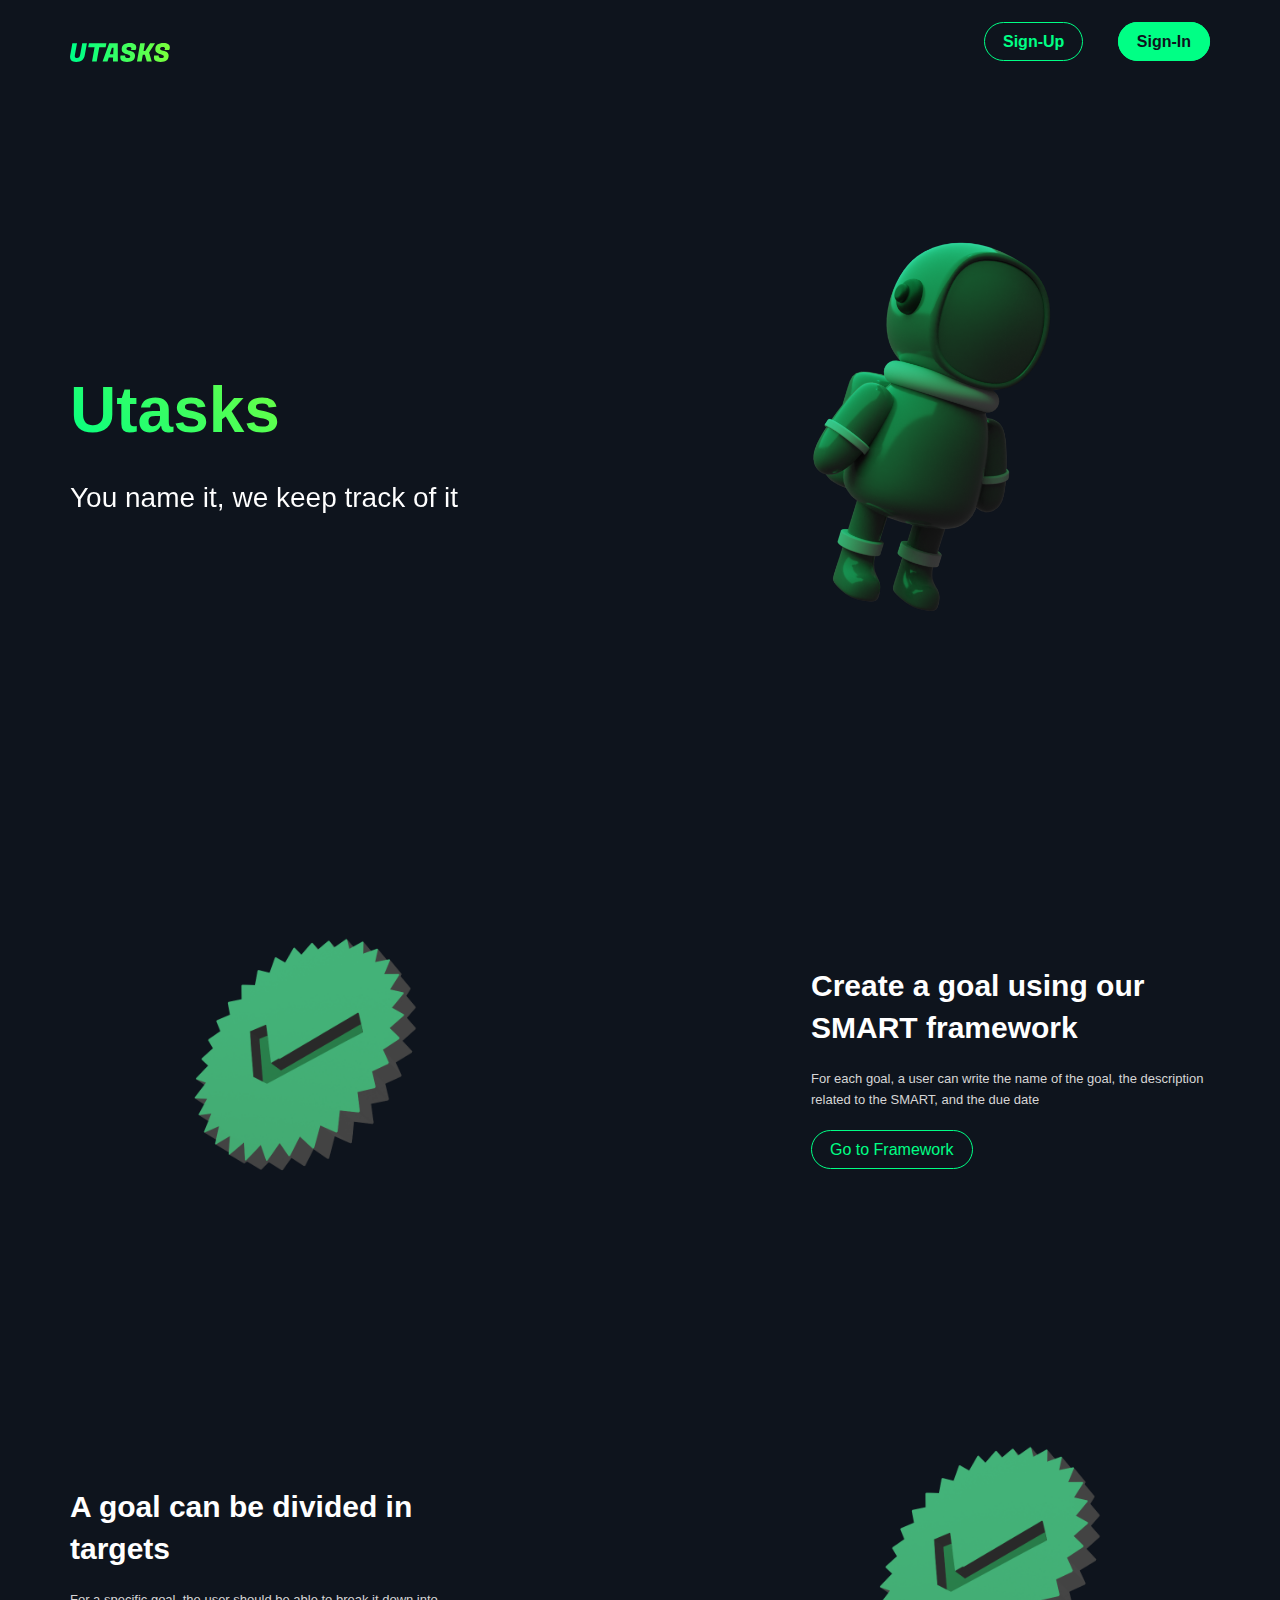
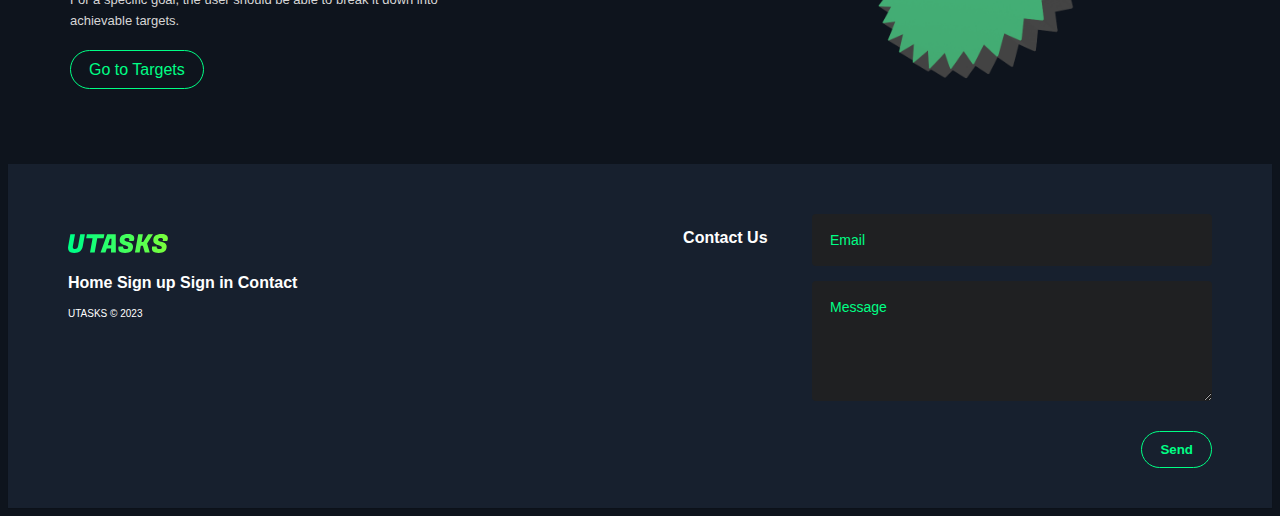
<file: index.html>
<!DOCTYPE html>
<html lang="en">
    <head>
        <meta charset="UTF-8">
        <meta http-equiv="X-UA-Compatible" content="IE=edge">
        <meta name="viewport" content="width=device-width, initial-scale=1.5">
        <title>Utasks</title>
        <link rel="stylesheet" href="css/styles.css">
    </head>

<body>
  <div class="landing-page">
    <div class="container">

      <!-- Here is our header area which contains our logo and signIn plus signUp buttons -->
      <div class="header-area">
        <a href="/">
          <img class="logo" src="resources/utasks.svg"></img>
        </a>
        <ul class="links">
          <li><a id="signUp" href="./sign-up.html">Sign-Up</a></li>
          <li><a id="signIn" href="./sign-in.html">Sign-In</a></li>
        </ul>
      </div>

      <!-- Here is our hero are where we present our project -->
      <div>
        <div class="hero">
          <h1>Utasks</h1>
          <p>You name it, we keep track of it</p>
        </div>
        <div class="image">
          <img src="resources/hero.png">
        </div>
      </div>

      <!-- Here is our first feature of our project -->
      <div>
        <div class="image-tasks">
          <img src="resources/tick.png">
        </div>
        <div class="info-tasks">
          <h1>Create a goal using our SMART framework</h1>
          <p>For each goal, a user can write the name of the goal, the description related to the SMART, and the due date</p>
          <li class="spacer">
            <a id="buttonFramework" href="./task.html">Go to Framework</a>
          </li>
        </div>
      </div>

      <!-- Here is our second feature of our project -->
      <div>
        <div class="image-targets">
          <img src="resources/tick.png">
        </div>
        <div class="info-targets">
          <h1>A goal can be divided in targets</h1>
          <p>For a specific goal, the user should be able to break it down into achievable targets.</p>
          <li class="spacer">
            <a id="buttonFramework" href="./targetsWebAssignment.html">Go to Targets</a>
          </li>
        </div>
      </div>
    </div>
<footer class="footer-main">

			<div class="footer-left">
      <div class="logo"> 
        <a href="/">
          <img class="logo" src="resources/utasks.svg"></img>
        </a>
      </div>
				<p class="footer-links">
					<a href="index">Home</a>
					<a href="sign-up.html">Sign up</a>
					<a href="sign-in.html">Sign in</a>
					<a href="#">Contact</a>
				</p>

				<p class="footer-company-name">UTASKS © 2023</p>

			</div>

			<div class="footer-right">

				<p>Contact Us</p>

				<form action="#" method="post">

					<input type="text" name="email" placeholder="Email">
					<textarea name="message" placeholder="Message"></textarea>
					<button>Send</button>

				</form>

			</div>
		</footer>
   
  </div>

</body>


</html>
</file>
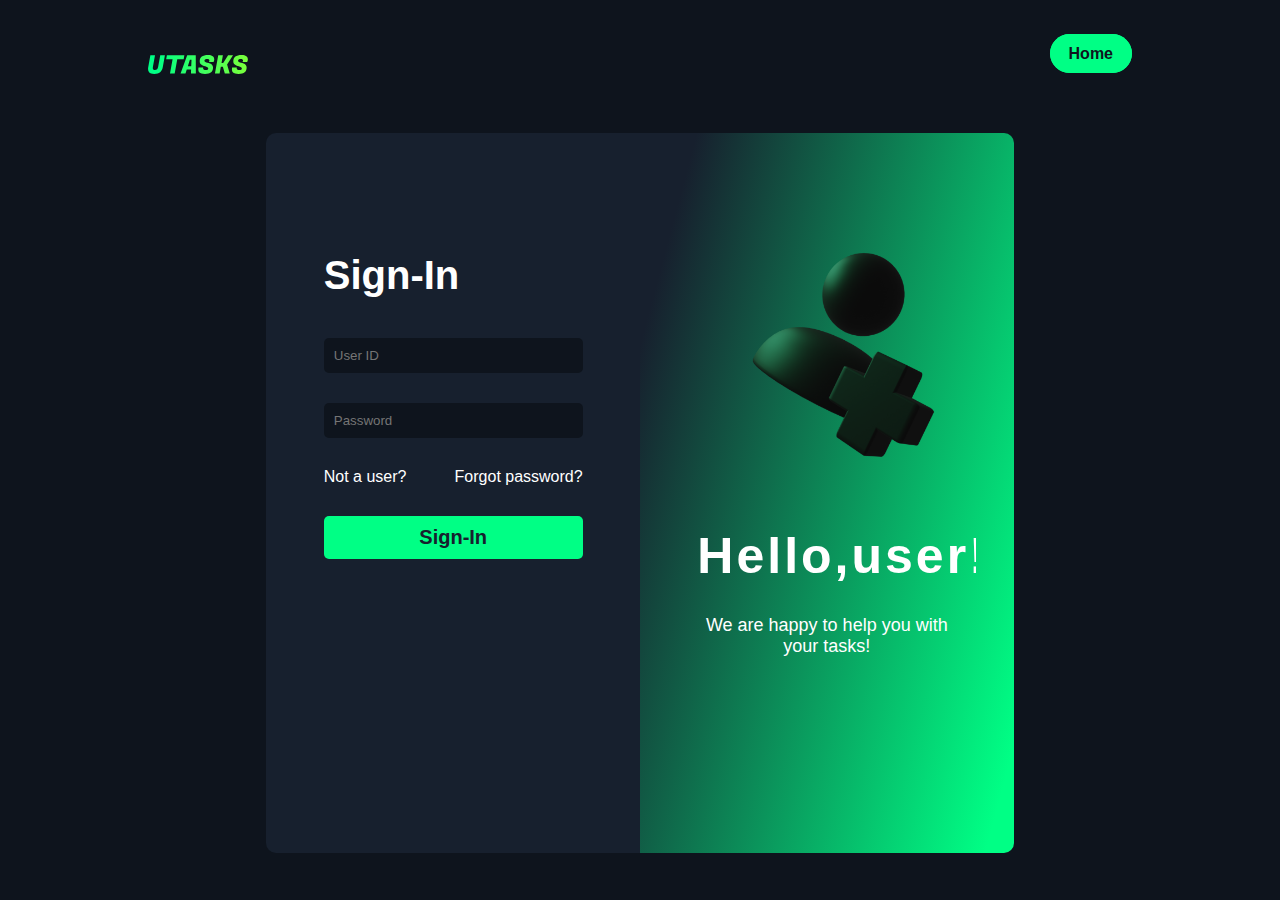
<file: sign-in.html>
<!DOCTYPE html>
<html lang="en">
    <head>
        <meta charset="UTF-8">
        <meta http-equiv="X-UA-Compatible" content="IE=edge">
        <meta name="viewport" content="width=device-width, initial-scale=1.5">
        <title>Sign-In</title>
        <link rel="stylesheet" href="css/signIn.css">
    </head>
<body>
    <div class="signin-page">
        <div class="container">
          <div class="header-area">
            <a href="/">
              <img class="logo" src="resources/utasks.svg"></img>
            </a>
            <ul class="links">
              <li><a id="home" href="./">Home</a></li>
            </ul>
          </div>
        <div class="container"> 
            <div class="signin">
            <div class="container">
                    <h1>Sign-In</h1>
                    <input type="text" placeholder="User ID" id="userId">
                    <input type="password" placeholder="Password"><br>
                    <a href="./sign-up.html" class="user">Not a user?</a>
                    <a href="#" class="forgot-password">Forgot password?</a>
                    <button>Sign-In</button>
            </div>
            </div>
            <div class="presentation">
                <div class="container">
                    <img src="resources/user.png" alt="Tahir Abbas profile picture",width="300" height="300" >
                    <h2>Hello,user!</h2>
                    <p>We are happy to help you with your tasks!</p>
                </div>
            </div>  
        </div>
        </div>
    </div>
  
</body>
</html>
</file>
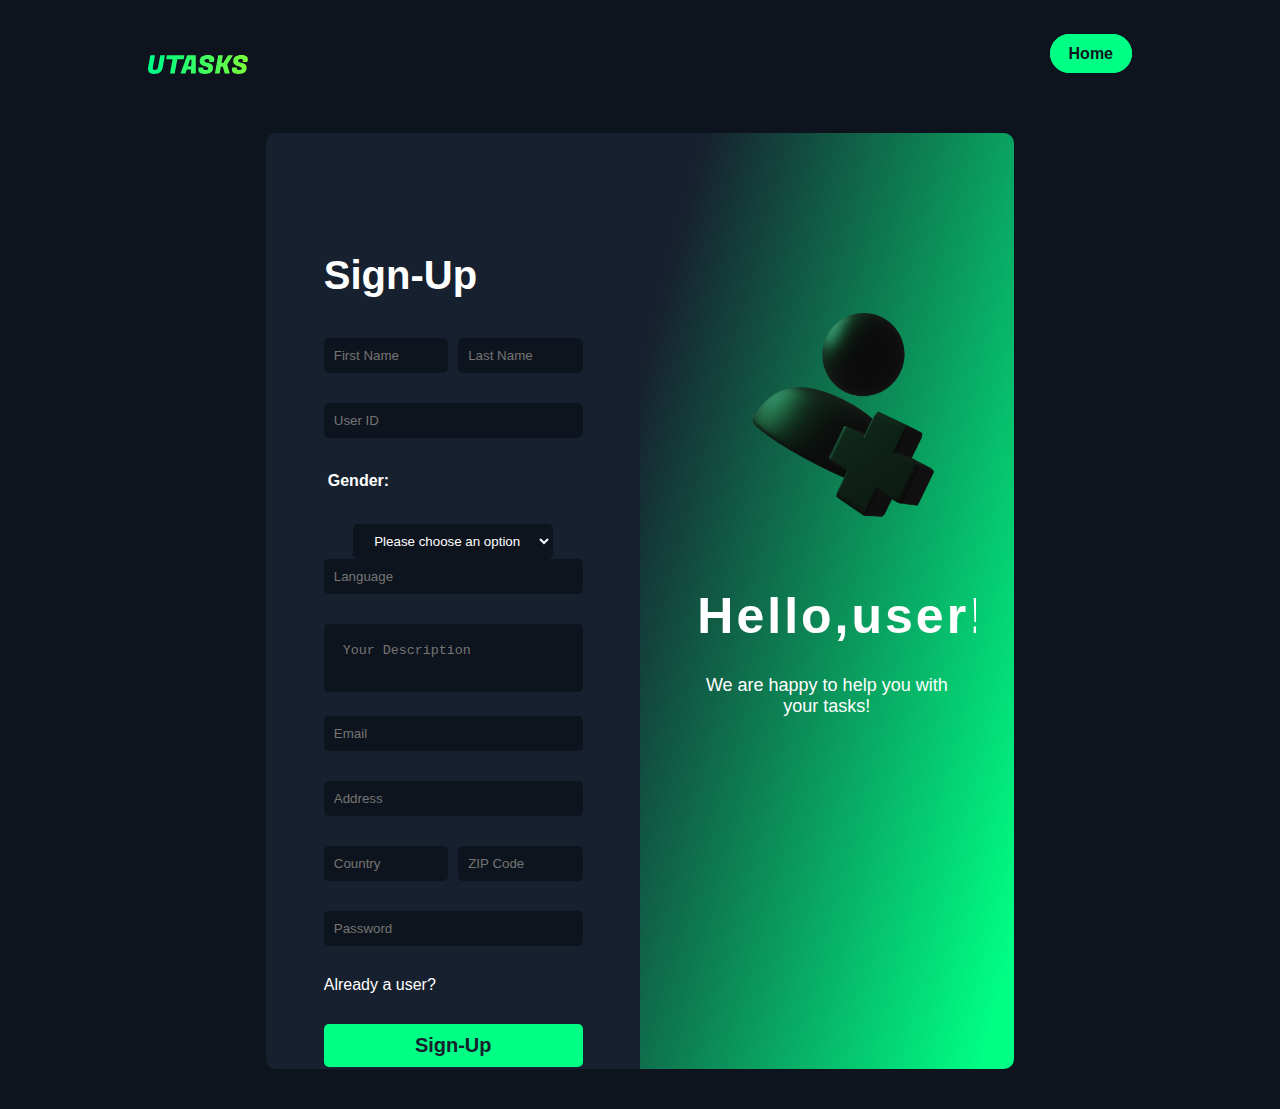
<file: sign-up.html>
<!DOCTYPE html>
<html lang="en">
    <head>
        <meta charset="UTF-8">
        <meta http-equiv="X-UA-Compatible" content="IE=edge">
        <meta name="viewport" content="width=device-width, initial-scale=1.5">
        <title>Sign-Up</title>
        <link rel="stylesheet" href="css/signUp.css">
    </head>
<body>
    <div class="signup-page">
        <div class="container">
          <div class="header-area">
            <a href="/">
              <img class="logo" src="resources/utasks.svg"></img>
            </a>
            <ul class="links">
              <li><a id="home" href="./">Home</a></li>
            </ul>
          </div>
          <div class="container"> 
            <div class="signup">
               <div class="container">
                    <h1>Sign-Up</h1>
                    <div class="user-details">
                        <input type="text" placeholder="First Name" id="firstName">
                        <input type="text" placeholder="Last Name" id="secondName">
                    </div>
                    <input type="text" placeholder="User ID" id="userId">
                    <span id="gender">Gender:</span>
                    <div class="gender-wide-screen">
                      <input type="radio" name="gender" value="male">
                      <span id="male">Male</span>
                      <input type="radio" name="gender" value="female">
                      <span id="female">Female</span>
                      <input type="radio" name="gender" value="other">	
                      <span id="other">Other</span>
                    </div>
                    <div class="gender-small-screen">
                      <select>
                        <option value="none" selected hidden disabled>Please choose an option</option>
                        <option value="male">Male</option>
                        <option value="female">Female</option>
                        <option value="other">Other</option>
                      </select>
                    </div>
                    <input type="text" placeholder="Language" id="language">
                    <textarea placeholder="Your Description" id="description"></textarea>
                    <input type="email" placeholder="Email">
                    <input type="text" placeholder="Address" id="address">
                    <div class="user-details">
                        <input type="text" placeholder="Country" id="country">
                        <input type="text" placeholder="ZIP Code" id="zipCode"> 
                    </div>
                    <input type="password" placeholder="Password"><br>
                    <a href="./sign-in.html" id="user">Already a user?</a>
                    <button>Sign-Up</button>
               </div>
            </div>
            <div class="presentation">
                <div class="container">
                    <img src="resources/user.png" alt="Tahir Abbas profile picture",width="300" height="300" >
                    <h2>Hello,user!</h2>
                    <p>We are happy to help you with your tasks!</p>
                </div>
            </div>  
          </div>
        </div>
    </div>
  
</body>
</html>
</file>
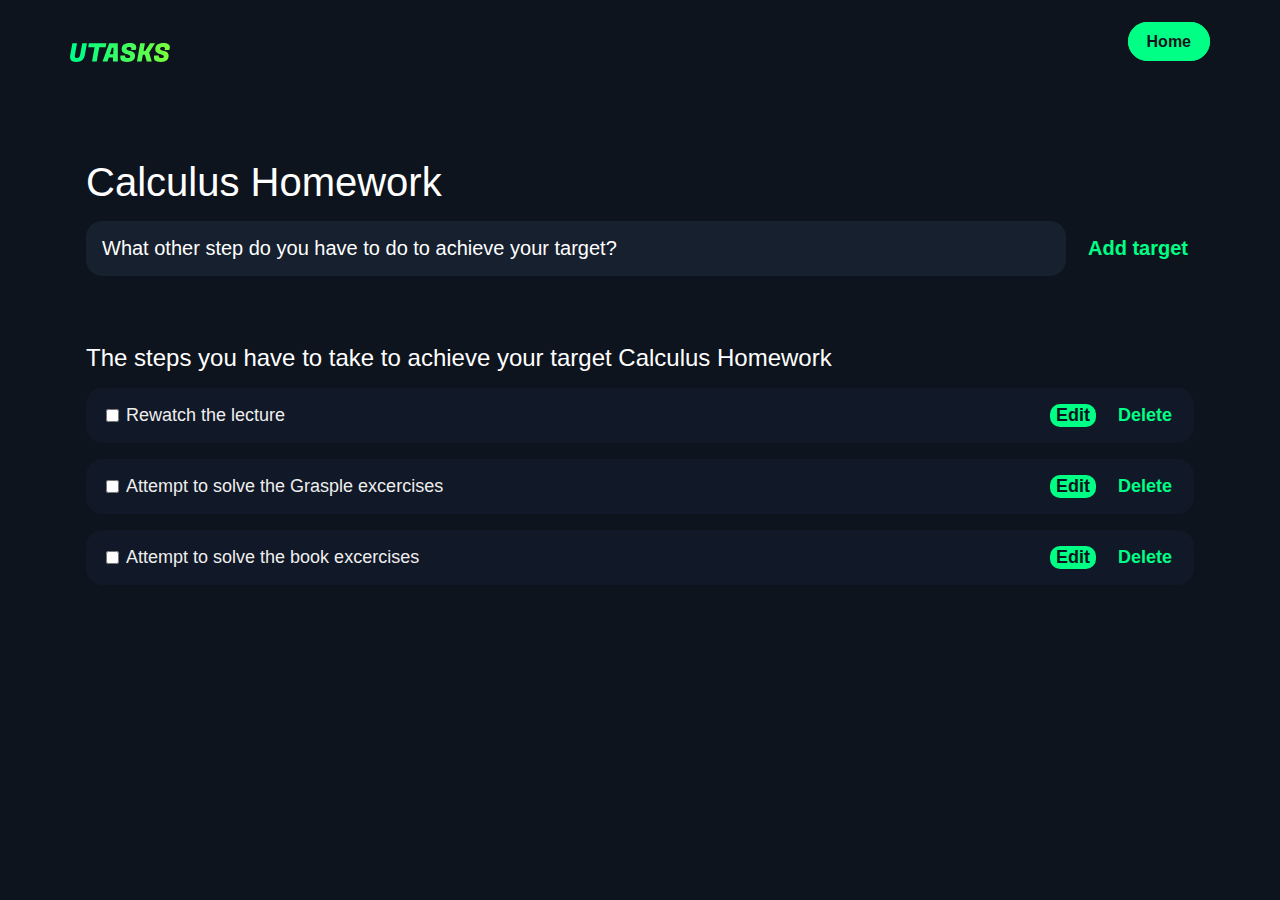
<file: targetsCalculusHomework.html>
<!DOCTYPE html>
<html lang="en">
<head>
	<meta charset="UTF-8">
	<meta http-equiv="X-UA-Compatible" content="IE=edge">
	<meta name="viewport" content="width=device-width, initial-scale=1.0">
	<title>Task List 2021</title>

	<link rel="stylesheet" href="css/targets.css" />
</head>
<body>
	<div class="tasks-page">
		<div class="container">

			<div class="header-area">
				<a href="/">
					<img class="logo" src="resources/utasks.svg"></img>
				</a>
				<ul class="links">
					<li><a id="home" href="./">Home</a></li>
				</ul>
			</div>

			<section class="upper-part">
				<header class="header">
					<h1>Calculus Homework</h1>
					<form id="new-target-form">
						<input 
							type="text" 
							name="new-target-input" 
							id="new-target-input" 
							placeholder="What other step do you have to do to achieve your target?" />
						<input 
							type="submit"
							id="new-task-submit" 
							value="Add target" />
					</form>
				</header>
			</section>
			<section class="task-list">
				<h2>The steps you have to take to achieve your target Calculus Homework</h2>
				<div id="tasks">
					<div class="task">
						<div class="checkbox">
							<label class="form-control">
								<input type="checkbox" name="checkbox-checked" unchecked />
							</label>
						</div>
						<div class="content">
							<input 
								type="text" 
								class="text" 
								value="Rewatch the lecture"
								readonly>
						</div>
						<div class="actions">
							<button class="edit">Edit</button>
							<button class="delete">Delete</button>
						</div>
					</div>
				</div>
				<div id="tasks">
					<div class="task">
						<div class="checkbox">
							<label class="form-control">
								<input type="checkbox" name="checkbox-checked" unchecked />
							</label>
						</div>
						<div class="content">
							<input 
								type="text" 
								class="text" 
								value="Attempt to solve the Grasple excercises"
								readonly>
						</div>
						<div class="actions">
							<button class="edit">Edit</button>
							<button class="delete">Delete</button>
						</div>
					</div>
				</div>
				<div id="tasks">
					<div class="task">
						<div class="checkbox">
							<label class="form-control">
								<input type="checkbox" name="checkbox-checked" unchecked />
							</label>
						</div>
						<div class="content">
							<input 
								type="text" 
								class="text" 
								value="Attempt to solve the book excercises"
								readonly>
						</div>
						<div class="actions">
							<button class="edit">Edit</button>
							<button class="delete">Delete</button>
						</div>
					</div>
				</div>
			</section>
		</div>
	</div>
</body>
</html>
</file>
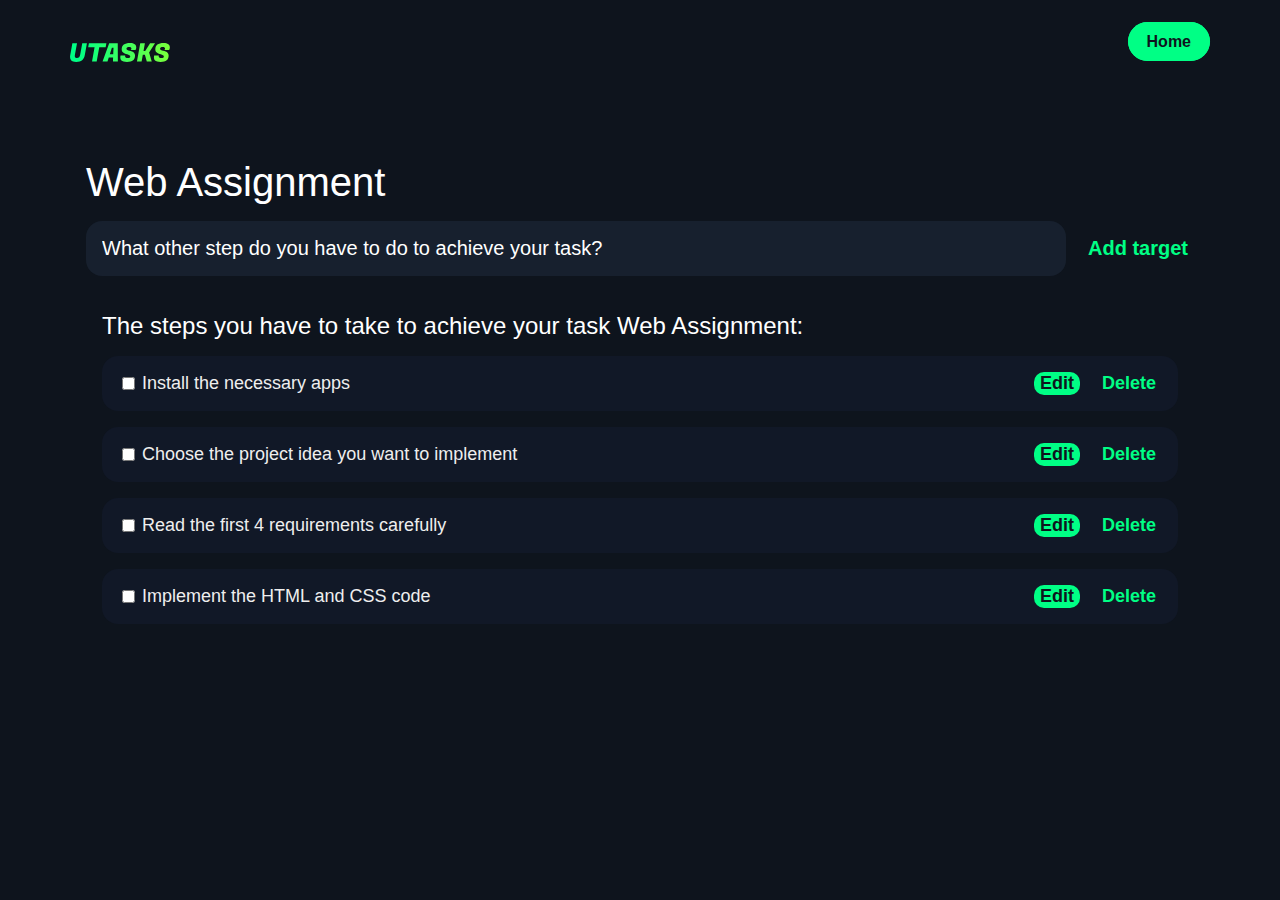
<file: targetsWebAssignment.html>
<!DOCTYPE html>
<html lang="en">
<head>
	<meta charset="UTF-8">
	<meta http-equiv="X-UA-Compatible" content="IE=edge">
	<meta name="viewport" content="width=device-width, initial-scale=1.0">
	<title>Task List 2021</title>

	<link rel="stylesheet" href="css/targets.css" />
</head>
<body>
<div class="tasks-page">
	<div class="container">

		<div class="header-area">
			<a href="/">
				<img class="logo" src="resources/utasks.svg"></img>
			</a>
			<ul class="links">
				<li><a id="home" href="./">Home</a></li>
			</ul>
		</div>

		<div class="upper-part">
			<header class="header">
				<h1>Web Assignment</h1>
				<form id="new-target-form">
					<input 
						type="text" 
						name="new-target-input" 
						id="new-target-input" 
						placeholder="What other step do you have to do to achieve your task?" />
					<input 
						type="submit"
						id="new-task-submit" 
						value="Add target" />
				</form>
			</header>
		</section>

		<section class="task-list">
			<h2>The steps you have to take to achieve your task Web Assignment:</h2>
			<div id="tasks">
				<div class="task">
					<div class="checkbox">
						<label class="form-control">
							<input type="checkbox" name="checkbox-unchecked" unchecked />
						</label>
					</div>
					<div class="content">
						<input 
							type="text" 
							class="text" 
							value="Install the necessary apps"
							readonly>
					</div>
					<div class="actions">
						<button class="edit">Edit</button>
						<button class="delete">Delete</button>
					</div>
				</div>
			</div>
			<div id="tasks">
				<div class="task">
					<div class="checkbox">
						<label class="form-control">
							<input type="checkbox" name="checkbox-unchecked" unchecked />
						</label>
					</div>
					<div class="content">
						<input 
							type="text" 
							class="text" 
							value="Choose the project idea you want to implement"
							readonly>
					</div>
					<div class="actions">
						<button class="edit">Edit</button>
						<button class="delete">Delete</button>
					</div>
				</div>
			</div>
			<div id="tasks">
				<div class="task">
					<div class="checkbox">
						<label class="form-control">
							<input type="checkbox" name="checkbox-unchecked" unchecked />
						</label>
					</div>
					<div class="content">
						<input 
							type="text" 
							class="text" 
							value="Read the first 4 requirements carefully"
							readonly>
					</div>
					<div class="actions">
						<button class="edit">Edit</button>
						<button class="delete">Delete</button>
					</div>
				</div>
			</div>
			<div id="tasks">
				<div class="task">
					<div class="checkbox">
						<label class="form-control">
							<input type="checkbox" name="checkbox-unchecked" unchecked />
						</label>
					</div>
					<div class="content">
						<input 
							type="text" 
							class="text" 
							value="Implement the HTML and CSS code"
							readonly>
					</div>
					<div class="actions">
						<button class="edit">Edit</button>
						<button class="delete">Delete</button>
					</div>
				</div>
			</div>
		</section>
	</div>
</div>
</body>
</html>
</file>
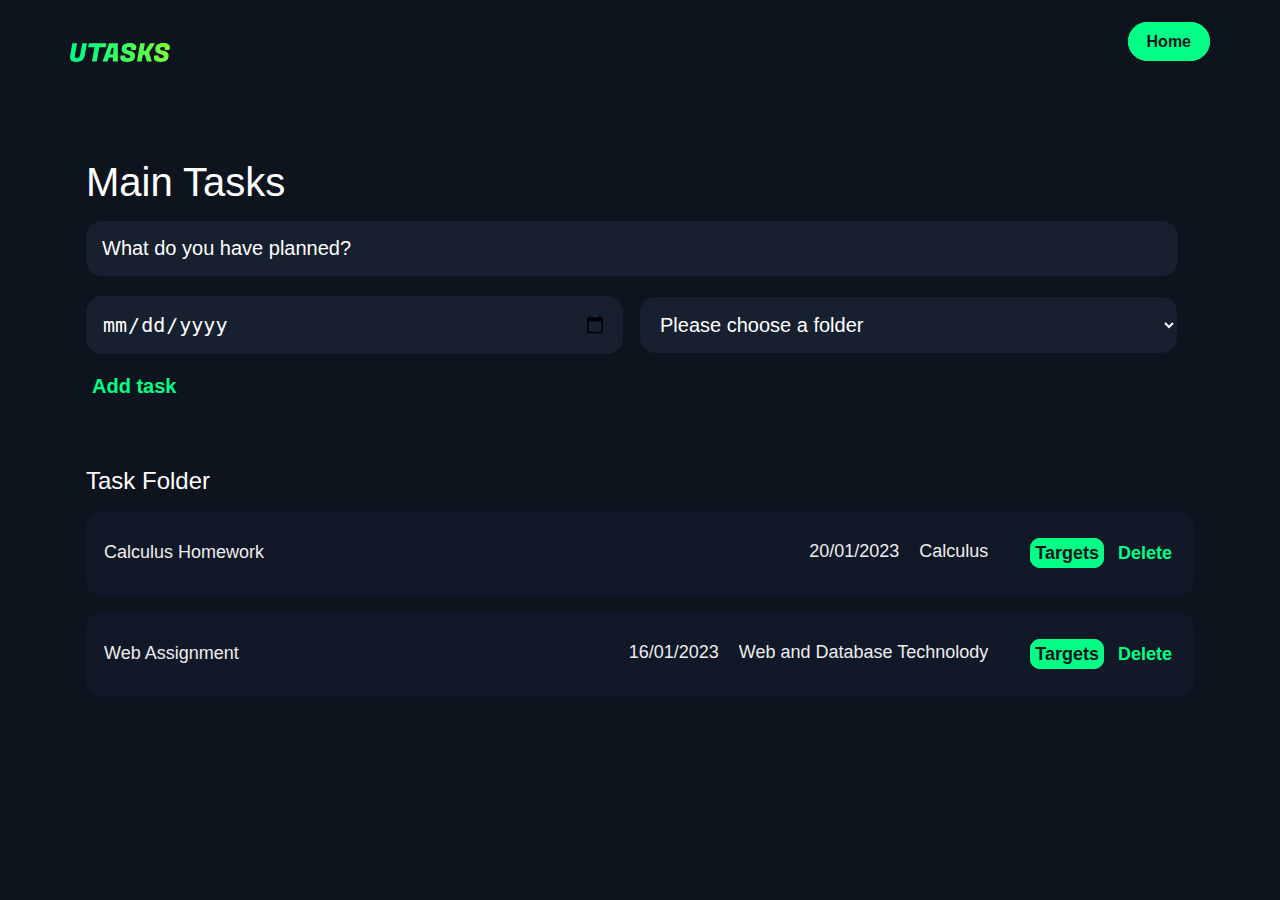
<file: task.html>
<!DOCTYPE html>
<html lang="en">
	<head>
		<meta charset="UTF-8">
		<meta http-equiv="X-UA-Compatible" content="IE=edge">
		<meta name="viewport" content="width=device-width, initial-scale=1.0">
		<title>Tasks</title>

		<link rel="stylesheet" href="css/task.css" />
	</head>
<body>
	<div class="tasks-page">
		<div class="container">

			<div class="header-area">
				<a href="/">
					<img class="logo" src="resources/utasks.svg"></img>
				</a>
				<ul class="links">
					<li><a id="home" href="./">Home</a></li>
				</ul>
			</div>

			<section class="upper-part">
				<h1>Main Tasks</h1>
				<form id="new-task-form">
					<input 
						type="text" 
						name="new-task-input" 
						id="new-task-input" 
						placeholder="What do you have planned?" />
				</form>
				<form id="date">
				<input 
					type="date" 
					name="new-task-date" 
					id="new-task-date" />
				<select id="folder"> 
					<option value="none" selected disabled hidden>Please choose a folder</option>
					<option value="calculus">Calculus</option>
					<option value="ads">ADS</option>
					<option value="web-and-database-technology">Web and Database Technology</option>
				</select>
				</form>
				<form id="addTask">
					<input 
						type="submit"
						id="new-task-submit" 
						value="Add task" />
				</form>
			</section>
		
			<section class="task-list">
			<h2>Task Folder</h2>
			<div id="tasks">
				<div class="task">
					<div class="content">
						<input 
							type="text" 
							class="text" 
							value="Calculus Homework"
							readonly>
					</div>
						<div class="date">
							<label>20/01/2023</label>
						</div>
						<div class="folder">
							<label>Calculus</label>
						</div>
					<div class="actions">
						<ul class="links">
							<a id="seetargets" href="./targetsCalculusHomework.html">Targets</a>
							</ul>
						<button class="delete">Delete</button>
					</div>
				</div>
			</div>
			<div id="tasks">
				<div class="task">
					<div class="content">
						<input 
							type="text" 
							class="text" 
							value="Web Assignment"
							readonly>
					</div>
					<div class="date">
						<label>16/01/2023</label>
					</div>
					<div class="folder">
						<label>Web and Database Technolody</label>
					</div>
					<div class="actions">
						<ul class="links">
							<a id="seetargets" href="./targetsWebAssignment.html">Targets</a>
							</ul>
						<button class="delete">Delete</button>
					</div>
				</div>
			</div>
			</section>

		</div>
	</div>

</body>
</html>
</file>
<file: css/styles.css>
* {
    box-sizing: border-box;
}

body {
    font-family: 'Open Sans', sans-serif;
    background-color: #0e141d;
}

.container {
    width: 1170px;
    padding-right: 15px;
    padding-left: 15px;
    margin: auto;
}

/* Start Landing Page */

.landing-page {
    position: relative
}

.landing-page .header-area {
    display: flex;
    padding: 25px 0 0;
    position: relative;
}

.landing-page .header-area .logo {
    margin-top: 10px;
    font-size: 19px;
    width: 100px;
}

.landing-page .header-area .links {
    list-style: none;
    padding: 0;
    margin: 0;
    width: 100%;
    text-align: right;
}

.landing-page .header-area .links li {
    display: inline-block;
    margin-left: 30px;
    color: #5d5d5d;
    cursor: pointer;
}

a[id="signUp"] {
    background-color: transparent;
    border: 1px solid #00FF85;
    border-radius: 20px;
    padding: 10px 18px;
    color: #00FF85;
    font-weight: 600;
    transition:0.2s all  ease-in-out;
    text-decoration: none;
}

a[id="signUp"]:hover{
    color: #0e141d;
    background-color: #00FF85;
}

a[id="signIn"]{
    border: 1px solid #00FF85;
    border-radius: 20px;
    padding: 10px 18px;
    color: #0e141d;
    font-weight: 600;
    background-color: #00FF85;
    text-decoration: none;
    transition:0.2s all  ease-in-out;
}

a[id="signIn"]:hover{
    background-color: transparent;
    border: 1px solid #00FF85;
    color: #00FF85;
}

.hero {
    width: 35%;
    float: left;
    margin-top: 300px;
}

.hero h1 {
    font-size: 64px;
    margin: 0 0 20px;
    line-height: 1.4;
    background: -webkit-linear-gradient( 45deg, #00FF85, #B9FF15);
    -webkit-background-clip: text;
    -webkit-text-fill-color: transparent;
}

.hero p {
    margin: 0;
    line-height: 1.6;
    font-size: 28px;
    background: #fff;
    -webkit-background-clip: text;
    -webkit-text-fill-color: transparent;
}

.spacer {
    margin-top: 30px;
    list-style-type: none;
}

a[id="buttonFramework"] {
    background-color: transparent;
    border: 1px solid #00FF85;
    border-radius: 20px;
    padding: 10px 18px;
    margin-top: 20px;
    color: #00FF85;
    font-weight: 500;
    transition:0.2s all  ease-in-out;
    text-decoration: none;
}
a[id="buttonFramework"]:hover {
    color: #0e141d;
    background-color: #00FF85;
}

.image {
    width: 50%;
    float: right;
    margin-top: 95px;
}

.image img {
    max-width: 100%;
}

.image-tasks {
    width: 40%;
    float: left;
    margin-top: 275px;
}

.image-tasks img {
    max-width: 100%;
}

.info-tasks {
    width: 35%;
    float: right;
    margin-top: 230px;
}

.info-tasks h1 {
    font-size: 30px;
    margin: 0 0 20px;
    line-height: 1.4;
    color: #fff;
}

.info-tasks p {
    margin: 0;
    line-height: 1.6;
    font-size: 13px;
    color: rgb(214, 214, 214);
}

.image-targets {
    width: 40%;
    float: right;
    margin-top: 145px;
}

.image-targets img {
    max-width: 100%;
}

.info-targets {
    width: 35%;
    float: left;
    margin-top: 230px;
}

.info-targets h1 {
    font-size: 30px;
    margin: 0 0 20px;
    line-height: 1.4;
    color: #fff;
}

.info-targets p {
    margin: 0;
    line-height: 1.6;
    font-size: 13px;
    color: rgb(214, 214, 214);
}

.clearfix {
  clear: both;
}

@media (max-width: 1200px) {
    
.container {
    width: 900px;
    padding-right: 15px;
    padding-left: 15px;
    margin: auto;
}

.hero {
    width: 35%;
    float: left;
    margin-top: 300px;
}

.hero h1 {
    font-size: 44px;
    margin: 0 0 20px;
    line-height: 1.4;
    background: -webkit-linear-gradient( 45deg, #00FF85, #B9FF15);
    -webkit-background-clip: text;
    -webkit-text-fill-color: transparent;
}

.hero p {
    margin: 0;
    line-height: 1.6;
    font-size: 15px;
    color: rgb(214, 214, 214);
}

.image img {
    width: 70%;
}

.spacer {
    margin-top: 30px;
    list-style-type: none;
}

a[id="buttonFramework"] {
    background-color: transparent;
    border: 1px solid #00FF85;
    border-radius: 20px;
    padding: 10px 18px;
    margin-top: 20px;
    color: #00FF85;
    font-weight: 500;
    transition:0.2s all  ease-in-out;
    text-decoration: none;
}
a[id="buttonFramework"]:hover {
    color: #0e141d;
    background-color: #00FF85;
}

.image {
    width: 50%;
    float: right;
    margin-top: 35px;
}

.image img {
    max-width: 100%;
}

.image-tasks {
    width: 40%;
    float: left;
    margin-top: 275px;
}

.image-tasks img {
    max-width: 100%;
}

.info-tasks {
    width: 35%;
    float: right;
    margin-top: 230px;
}

.info-tasks h1 {
    font-size: 30px;
    margin: 0 0 20px;
    line-height: 1.4;
    color: #fff;
}

.info-tasks p {
    margin: 0;
    line-height: 1.6;
    font-size: 13px;
    color: rgb(214, 214, 214);
}

.image-targets {
    width: 40%;
    float: right;
    margin-top: 115px;
}

.image-targets img {
    max-width: 100%;
}

.info-targets {
    width: 35%;
    float: left;
    margin-top: 230px;
}

.info-targets h1 {
    font-size: 30px;
    margin: 0 0 20px;
    line-height: 1.4;
    color: #fff;
}

.info-targets p {
    margin: 0;
    line-height: 1.6;
    font-size: 13px;
    color: rgb(214, 214, 214);
}

}

@media (max-width: 1000px) {
    
    .container {
        width: 600px;
        padding-right: 15px;
        padding-left: 15px;
        margin: auto;
    }
}



.footer-main{
	background: #17202e;
	box-shadow: 0 1px 1px 0 rgba(0, 0, 0, 0.12);
	box-sizing: border-box;
	width: 100%;
	font: bold 16px sans-serif;
	text-align: left;
	padding: 50px 60px 40px;
	overflow: hidden;
}


.footer-main .footer-left{
	float: left;
}


.footer-main .footer-links{
	color:  #ffffff;
	margin: 10 0 40px;
	padding: 2;
}

.footer-main .footer-links a{
	display:inline-block;
	text-decoration: none;
	color:  inherit;
}

.footer-main .footer-company-name{
	color:  #ffffff;
	font-size: 10px;
	font-weight: normal;
}


.footer-main .footer-right{
	float: right;
}

.footer-main .footer-right p{
	display: inline-block;
	vertical-align: top;
	margin: 15px 40px 0 0;
	color: #ffffff;
}

.footer-main form{
	display: inline-block;
}

.footer-main form input,
.footer-main form textarea{
	display: block;
	border-radius: 4px;
	box-sizing: border-box;
	background-color:  #1f2022;
	border: none;
	font: inherit;
	font-size: 14px;
	font-weight: normal;
	color:  #d1d2d2;
	width: 400px;
	padding: 18px;
}

.footer-main ::-webkit-input-placeholder {
	color: #00FF85;
}

.footer-main ::-moz-placeholder {
	color:  #00FF85;
	opacity: 1;
}

.footer-main :-ms-input-placeholder{
	color:  #00FF85;
}


.footer-main form input{
	margin-bottom: 15px;
}

.footer-main form textarea{
	height: 120px;
	margin-bottom: 30px;
}

.footer-main form button{
    background-color: transparent;
    border: 1px solid #00FF85;
    border-radius: 20px;
    padding: 10px 18px;
    color: #00FF85;
    font-weight: 600;
    transition:0.2s all  ease-in-out;
    text-decoration: none;
    cursor: pointer;
	float: right;
}

.footer-main form button:hover {
    color: #0e141d;
    background-color: #00FF85;
}

.footer-left .logo {
    margin-top: 10px;
    font-size: 19px;
    width: 100px;
}
</file>
<file: css/signIn.css>
/*Start Global Style*/
*{
    box-sizing: border-box;
    margin: 0;
    padding: 0;
}


body{
    background:#0e141d;
    justify-content: center;
    align-items: center;
    height: 100%;
    font-family: sans-serif;
    accent-color: #00FF85;
}

.signin-page {
    position: relative
}

.signin-page .header-area {
    display: flex;
    padding: 25px 0 0;
    position: relative;
    margin-bottom: 35px;
}

.signin-page .header-area .logo {
    margin-top: 10px;
    font-size: 19px;
    width: 100px;
}

.signin-page .header-area .links {
    list-style: none;
    padding: 0;
    margin: 0;
    width: 100%;
    text-align: right;
}

.signin-page .header-area .links li {
    display: inline-block;
    margin-left: 30px;
    color: #5d5d5d;
    cursor: pointer;
}

a[id="home"]{
    border: 1px solid #00FF85;
    border-radius: 20px;
    padding: 10px 18px;
    color: #0e141d;
    font-weight: 600;
    background-color: #00FF85;
    text-decoration: none;
    transition:0.2s all  ease-in-out;
}

a[id="home"]:hover{
    background-color: transparent;
    border: 1px solid #00FF85;
    color: #00FF85;
}

.container{
    width: 80%;
    margin: auto;
    padding: 20px;
    overflow:auto; 
    
}

.signin ,.presentation{width: 50%; height: 100%;}

/*Start Sign-In Style*/

.signin{
    float:left;
    background-color: #17202e;
    height: 80vh;
    border-radius: 10px 0 0 10px;
    text-align: center;
    padding-top: 100px;
    scrollbar-color: #0e141d #000;
    scrollbar-width: thin;
    overflow-y: auto;
}
.signin h1{
    margin-bottom: 40px;
    display: flex;
    font-size: 2.5em;
    color: #fff;
}

input[type="password"],
input[id="userId"]{
    width: 100%;
    padding: 10px;
    margin-bottom: 30px;
    border: none;
    border-radius: 5px;
    color:#fff;
    font-weight: 500;
    background-color: #0e141d;
}

.user{
    float: left;
    text-decoration: none;
    color: #fff;
    transition: 0.1s all ease-in-out;
}

.forgot-password{
    float: right;
    text-decoration: none;
    color: #fff;
    transition: 0.1s all ease-in-out;
}
.signin a:hover{color: #00FF85;}
.signin button{
    width: 100%;
    margin: 30px 0;
    padding: 10px;
    border: none;
    background-color: #00FF85;
    color: #17202e;
    font-size: 20px;
    font-weight: 600;
    cursor: pointer;
    border-radius: 5px;
    transition: 0.18s all ease-in-out;
}
.signin button:hover{
    width:97%;
    font-size: 22px;
    border-radius: 10px;
    
}
.signin hr{
    width: 30%;
    display: inline-block
}

.signin p{
    display: inline-block;
    margin: 0px 10px 30px;
}
.signin ul{
    list-style: none;
    margin-bottom:40px;  
}
.signin ul li{
    display: inline-block;
    margin-right: 30px;
    cursor: pointer;
}
.signin ul li:hover{opacity: 0.6}
.signin ul li:last-child{margin-right: 0}
.signin .copyright{
    display: inline-block;
    float: none;
}

/*Start Presentation Style*/
.presentation{
    float: right;
    background-image: linear-gradient(105deg, #17202e 10%, #00FF85 95%);
    height: 80vh;
    color:#fff;
    border-radius:  0 10px 10px  0;
    text-align: center;
    padding: 40px 0;
    -ms-overflow-style: none;
}
.presentation h2{
    margin: 30px 0;
    font-size: 50px;
    letter-spacing: 3px
}
.presentation p{
    font-size: 18px;
    margin-bottom: 30px;
}
</file>
<file: css/signUp.css>
/*Start Global Style*/
*{
    box-sizing: border-box;
    margin: 0;
    padding: 0;
}


body{
    background:#0e141d;
    justify-content: center;
    align-items: center;
    height: 100%;
    font-family: sans-serif;
    accent-color: #00FF85;
}

.signup-page {
    position: relative
}

.signup-page .header-area {
    display: flex;
    padding: 25px 0 0;
    position: relative;
    margin-bottom: 35px;
}

.signup-page .header-area .logo {
    margin-top: 10px;
    font-size: 19px;
    width: 100px;
}

.signup-page .header-area .links {
    list-style: none;
    padding: 0;
    margin: 0;
    width: 100%;
    text-align: right;
}

.signup-page .header-area .links li {
    display: inline-block;
    margin-left: 30px;
    color: #5d5d5d;
    cursor: pointer;
}

a[id="home"]{
    border: 1px solid #00FF85;
    border-radius: 20px;
    padding: 10px 18px;
    color: #0e141d;
    font-weight: 600;
    background-color: #00FF85;
    text-decoration: none;
    transition:0.2s all  ease-in-out;
}

a[id="home"]:hover{
    background-color: transparent;
    border: 1px solid #00FF85;
    color: #00FF85;
}

.container{
    width: 80%;
    margin: auto;
    padding: 20px;
    height:100%;
    overflow:auto; 
    
}

.signup ,.presentation{width: 50%; height: 100%;}

/*Start Sign-Up Style*/
.signup{
    float:left;
    background-color: #17202e;
    height: 104vh;
    border-radius: 10px 0 0 10px;
    text-align: center;
    padding-top: 100px;
    scrollbar-color: #0e141d #000;
    scrollbar-width: thin;
    overflow-y: auto;
}
.signup h1{
    margin-bottom: 40px;
    display: flex;
    font-size: 2.5em;
    color: #fff;
}

span[id="gender"]{
    float: left;
    padding: 4px;
    margin-bottom: 30px;
    text-decoration: none;
    color: #fff;
    font-weight: 600;
}

span[id="male"], span[id="female"], span[id="other"] {
    padding: 6px;
    text-decoration: none;
    color: #fff;
    font-weight: 500;
}
.user-details{
    display: flex;
}

input[id="country"], input[id="firstName"]{
    width: 100%;
    padding: 10px;
    margin-bottom: 30px;
    border: none;
    border-radius: 5px;
    color:#fff;
    font-weight: 500;
    background-color: #0e141d;
    display: inline;
    float: left;
    margin-right: 5px;
}

input[id="zipCode"], input[id="secondName"]{
    width: 100%;
    padding: 10px;
    margin-bottom: 30px;
    border: none;
    border-radius: 5px;
    color:#fff;
    font-weight: 500;
    background-color: #0e141d;
    display: inline;
    margin-left: 5px;
    float: right;
}

input[type="radio"]{
    padding: 10px;
    padding-right: 2px;
    margin: 0 0 30px 30px; 
    content: "";
    width: 18px;
    height: 18px;
}

.gender-small-screen{
    display: none;
}

textarea[id="description"] {
    width: 100%;
    height: max-content;
    padding: 19px;
    margin-bottom: 20px;
    border: none;
    border-radius: 5px;
    color:#fff;
    font-weight: 500;
    background-color: #0e141d;
    overflow:hidden;
    resize:none;
}

input[type="email"] , input[type="password"], input[id="address"],
input[id="userId"], input[id="language"]{
    width: 100%;
    padding: 10px;
    margin-bottom: 30px;
    border: none;
    border-radius: 5px;
    color:#fff;
    font-weight: 500;
    background-color: #0e141d;
}
input[type="checkbox"]{
    float: left;
    margin-right: 5px;
}

a[id="user"]{
    float: left;
    text-decoration: none;
    color: #fff;
    transition: 0.1s all ease-in-out;
}
a[id="forgotPassword"]{
    float: right;
    text-decoration: none;
    color: #fff;
    transition: 0.1s all ease-in-out;
}
.signup a:hover{
    color: #00FF85;
}
.signup button{
    width: 100%;
    margin: 30px 0;
    padding: 10px;
    border: none;
    background-color: #00FF85;
    color: #17202e;
    font-size: 20px;
    font-weight: 600;
    cursor: pointer;
    border-radius: 5px;
    transition: 0.18s all ease-in-out;
}
.signup button:hover{
    width:97%;
    font-size: 22px;
    border-radius: 10px;
    
}
.signup hr{
    width: 30%;
    display: inline-block
}
.signup p{
    display: inline-block;
    margin: 0px 10px 30px;
}
.signup ul{
    list-style: none;
    margin-bottom:40px;  
}
.signup ul li{
    display: inline-block;
    margin-right: 30px;
    cursor: pointer;
}
.signup ul li:hover{opacity: 0.6}
.signup ul li:last-child{margin-right: 0}
.signup .copyright{
    display: inline-block;
    float: none;
}

/*Start Presentation Style*/
.presentation{
    float: right;
    background-image: linear-gradient(105deg, #17202e 10%, #00FF85 95%);
    height: 104vh;
    color:#fff;
    border-radius:  0 10px 10px  0;
    text-align: center;
    padding: 100px 0;
    -ms-overflow-style: none;
}
.presentation h2{
    margin: 30px 0;
    font-size: 50px;
    letter-spacing: 3px
}
.presentation p{
    font-size: 18px;
    margin-bottom: 30px;
}


@media (max-width: 1850px) {

    .gender-small-screen{
        display: block;
    }
    .gender-small-screen select{
        height: 35px;
        width: 200px;
        text-align: center;
        border-radius: 5px;
        background-color:#0e141d;
        border-color: #0e141d;
        color:#fff;     
    }
    .gender-wide-screen{
        display: none;
    }
}

@media (max-width: 1000px) {

    .signup{
        width: 100%;
        height: 100%;
    }
    .presentation{
        display: none;
    }
    .container{
        width: 80%;
        margin: auto;
        padding: 14px;
        overflow:auto; 
    }

}
</file>
<file: css/targets.css>
* {
	box-sizing: border-box;
}

body {
	font-family: 'Open Sans', sans-serif;
	background-color: #0e141d;
	accent-color: #00FF85;
}

.container {
    width: 1170px;
    padding-right: 15px;
    padding-left: 15px;
    margin: auto;
}

.tasks-page {
    position: relative
}

.tasks-page .header-area {
    display: flex;
    padding: 25px 0 0;
    position: relative;
    margin-bottom: 35px;
}

.tasks-page .header-area .logo {
    margin-top: 10px;
    font-size: 19px;
    width: 100px;
}

.tasks-page .header-area .links {
    list-style: none;
    padding: 0;
    margin: 0;
    width: 100%;
    text-align: right;
}

.tasks-page .header-area .links li {
    display: inline-block;
    margin-left: 30px;
    color: #5d5d5d;
    cursor: pointer;
}

a[id="home"]{
    border: 1px solid #00FF85;
    border-radius: 20px;
    padding: 10px 18px;
    color: #0e141d;
    font-weight: 600;
    background-color: #00FF85;
    text-decoration: none;
    transition:0.2s all  ease-in-out;
}

a[id="home"]:hover{
    background-color: transparent;
    border: 1px solid #00FF85;
    color: #00FF85;
}

.upper-part {
	padding: 2rem 1rem;
	width: 100%;
	margin: 0 auto;
}

.upper-part h1{ 
	font-size: 2.5rem;
	font-weight: 300;
	color: #fff;
	margin-bottom: 1rem;
}

form[id="new-target-form"] {
	display: flex;;
}

input, button {
	border: none;
	outline: none;
	background: none;
}

input[id="new-target-input"]{
	flex: 1 1 0%;
	background-color: #17202e;
	padding: 1rem;
	border-radius: 1rem;
	margin-right: 1rem;
	color: #fff;
	font-size: 1.25rem;
}

input[id="new-target-input"]::placeholder {
	color: #fff;
}

input[id="new-target-date"]{
	flex: 1 1 0%;
	background-color: #17202e;
	padding: 1rem;
	border-radius: 1rem;
	margin-right: 1rem;
	color: #fff;
	font-size: 1.25rem;
}

input[id="new-target-date"]::placeholder {
	color: #fff;
}

input[id="new-task-submit"] {
	color: #00FF85;
	font-size: 1.25rem;
	font-weight: 700;
	cursor: pointer;
	transition: 0.4s;
}

input[id="new-task-submit"]:hover {
	opacity: 0.8;
}

input[id="new-task-submit"]:active {
	opacity: 0.6;
}

.checkbox {
		margin-top: 2px;
		margin-right: 2px;
}





main {
	flex: 1 1 0%;
	max-width: 800px;
	width: 100%;
	margin: 0 auto;
}

.task-list {
	padding: 1rem;
}

.task-list h2 {
	font-size: 1.5rem;
	font-weight: 300;
	color: #fff;
	margin-bottom: 1rem;
}

#tasks .task {
	display: flex;
	justify-content: space-between;
	background-color: #111827;
	padding: 1rem;
	border-radius: 1rem;
	margin-bottom: 1rem;
}

.task .content {
	flex: 1 1 0%;
}

.task .content .text {
	color: #eee;
	font-size: 1.125rem;
	width: 100%;
	display: block;
	transition: 0.4s;
}

.task .actions {
	display: flex;
	margin: 0 -0.5rem;
}

.task .actions button {
	cursor: pointer;
	margin: 0 0.5rem;
	font-size: 1.125rem;
	font-weight: 700;
	transition: 0.4s;
}

.task .actions button:hover {
	opacity: 0.8;
}

.task .actions button:active {
	opacity: 0.6;
}

.edit {
	background-color: #00FF85;
	color: #0e141d;
	border-radius: 10px;
}

.delete {
	color: #00FF85;
}
</file>
<file: css/task.css>
* {
	box-sizing: border-box;
}

body {
	font-family: 'Open Sans', sans-serif;
	background-color: #0e141d;
	accent-color: #00FF85;
}


.container {
    width: 1170px;
    padding-right: 15px;
    padding-left: 15px;
    margin: auto;
}

.tasks-page {
    position: relative
}

.tasks-page .header-area {
    display: flex;
    padding: 25px 0 0;
    position: relative;
    margin-bottom: 35px;
}

.tasks-page .header-area .logo {
    margin-top: 10px;
    font-size: 19px;
    width: 100px;
}

.tasks-page .header-area .links {
    list-style: none;
    padding: 0;
    margin: 0;
    width: 100%;
    text-align: right;
}

.tasks-page .header-area .links li {
    display: inline-block;
    margin-left: 30px;
    color: #5d5d5d;
    cursor: pointer;
}

a[id="home"]{
    border: 1px solid #00FF85;
    border-radius: 20px;
    padding: 10px 18px;
    color: #0e141d;
    font-weight: 600;
    background-color: #00FF85;
    text-decoration: none;
    transition:0.2s all  ease-in-out;
}

a[id="home"]:hover{
    background-color: transparent;
    border: 1px solid #00FF85;
    color: #00FF85;
}

.upper-part {
	padding: 2rem 1rem;
	width: 100%;
	margin: 0 auto;
}

.upper-part h1{ 
	font-size: 2.5rem;
	font-weight: 300;
	color: #fff;
	margin-bottom: 1rem;
}

form[id="new-task-form"] {
	display: flex;;
}

form[id="date"] {
	margin-top: 20px;
	display: flex;
}

form[id="addTask"] {
	margin-top: 20px;
	display: flex;
}


input, button {
	appearance: none;
	border: none;
	outline: none;
	background: none;
}

input[id="new-task-input"]{
	flex: 1 1 0%;
	background-color: #17202e;
	padding: 1rem;
	border-radius: 1rem;
	margin-right: 1rem;
	color: #fff;
	font-size: 1.25rem;
}

input[id="new-task-input"]::placeholder {
	color: #fff;
}

select[id="folder"]{
	flex: 1 1 0%;
	background-color: #17202e;
	padding: 1rem;
	border-radius: 1rem;
	border-color: #0e141d;
	margin-right: 1rem;
	color: #fff;
	font-size: 1.25rem;
}

input[id="new-task-date"]{
	flex: 1 1 0%;
	background-color: #17202e;
	padding: 1rem;
	border-radius: 1rem;
	margin-right: 1rem;
	color: #fff;
	font-size: 1.25rem;
}

input[id="new-task-date"]::placeholder {
	color: #fff;
}

input[id="new-task-submit"] {
	color: #00FF85;
	font-size: 1.25rem;
	font-weight: 700;
	cursor: pointer;
	transition: 0.4s;
}

input[id="new-task-submit"]:hover {
	opacity: 0.8;
}

input[id="new-task-submit"]:active {
	opacity: 0.6;
}

main {
	flex: 1 1 0%;
	max-width: 800px;
	width: 100%;
	margin: 0 auto;
}

.task-list {
	padding: 1rem;
}

.task-list h2 {
	font-size: 1.5rem;
	font-weight: 300;
	color: #fff;
	margin-bottom: 1rem;
}

#tasks .task {
	display: flex;
	justify-content: space-between;
	background-color: #111827;
	padding: 1rem;
	border-radius: 1rem;
	margin-bottom: 1rem;
}

.task .content {
	flex: 1 1 0%;
}

.task .content .text {
	color: #eee;
	font-size: 1.125rem;
	width: 100%;
	display: block;
	transition: 0.4s;
	margin-top: 14px;
}

.task .actions {
	display: flex;
	margin: 0 -0.5rem;
}

.task .actions button {
	cursor: pointer;
	margin: 0 0.5rem;
	font-size: 1.125rem;
	font-weight: 700;
	transition: 0.4s;
}

.task .actions button:hover {
	opacity: 0.8;
}

.task .actions button:active {
	opacity: 0.6;
}

a[id="seetargets"]{
    border: 1px solid #00FF85;
    color: #0e141d;
    font-weight: 700;
    background-color: #00FF85;
    text-decoration: none;
    transition:0.4s all  ease-in-out;
	font-size: 1.125rem;
	border-radius: 10px;
	padding: 4px;
}

a[id="seetargets"]:hover{
    background-color: transparent;
    border: 1px solid #00FF85;
    color: #00FF85;
}

.edit {
	background-color: #00FF85;
	color: #0e141d;
	border-radius: 10px;
}

.delete {
	color: #00FF85;
}

.date label {
	color: #eee;
	font-size: 1.125rem;
	width: 100%;
	display: block;
	transition: 0.4s;
	margin-top: 14px;
	margin-right:20px;
}

.folder label {
	color: #eee;
	font-size: 1.125rem;
	width: 100%;
	display: block;
	transition: 0.4s;
	margin-top: 14px;
	margin-right: 10px;
}

.dot {
	height: 25px;
	width: 25px;
	background-color: #bbb;
	border-radius: 50%;
	display: inline-block;
  }
</file>
